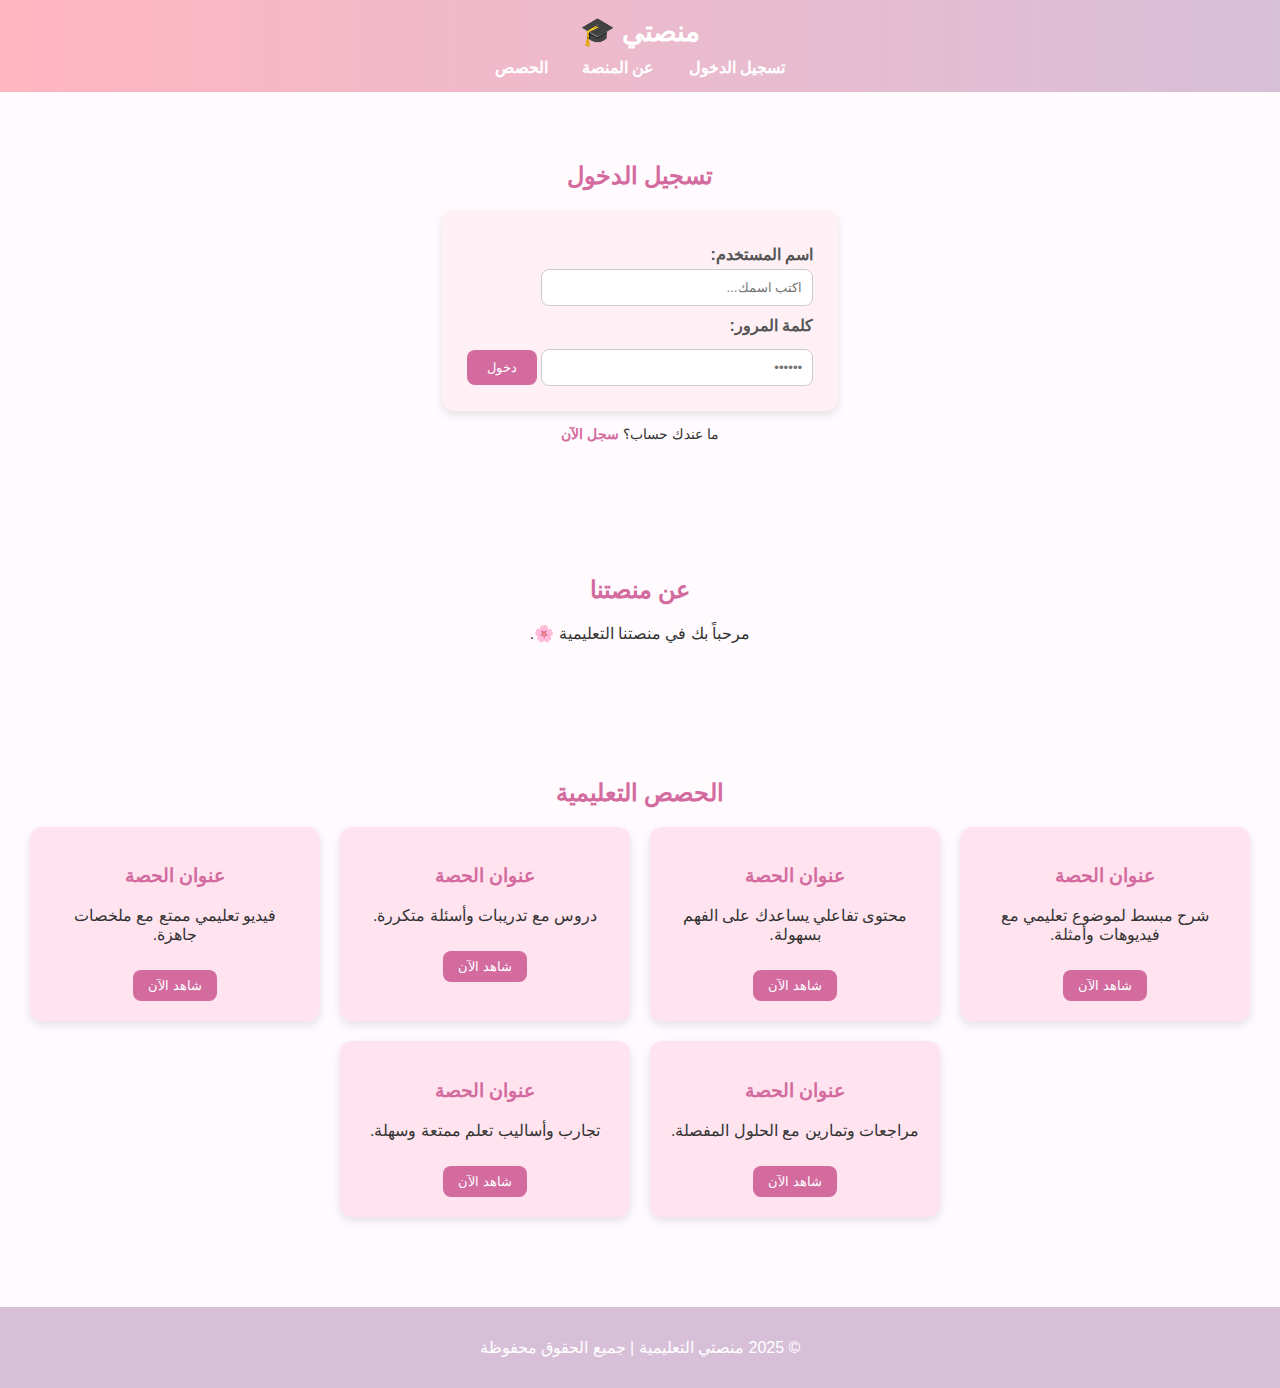
<file: index.html>
<!DOCTYPE html>
<html lang="ar" dir="rtl">
<head>
  <meta charset="UTF-8">
  <meta name="viewport" content="width=device-width, initial-scale=1.0">
  <title>منصتي التعليمية</title>
  <link rel="stylesheet" href="c.css">
</head>
<body>


  <header>
    <h1>منصتي  🎓</h1>
    <nav>
      <a href="#login">تسجيل الدخول</a>
      <a href="#about">عن المنصة</a>
      <a href="#courses">الحصص</a>
    </nav>
  </header>


  <section id="login" class="section login-section">
    <h2>تسجيل الدخول</h2>
    <form>
      <label>اسم المستخدم:</label>
      <input type="text" placeholder="اكتب اسمك...">

      <label>كلمة المرور:</label>
      <input type="password" placeholder="••••••">

      <button type="submit">دخول</button>
    </form>
    <p class="register-link">ما عندك حساب؟ <a href="#">سجل الآن</a></p>
  </section>

  
  <section id="about" class="section">
    <h2>عن منصتنا</h2>
    <p>
      مرحباً بك في منصتنا التعليمية 🌸.
    </p>
  </section>

 
  <section id="courses" class="section">
    <h2>الحصص التعليمية</h2>
    <div class="courses-container">
      <div class="course-card">
        <h3>عنوان الحصة</h3>
        <p>شرح مبسط لموضوع تعليمي مع فيديوهات وأمثلة.</p>
        <button>شاهد الآن</button>
      </div>
      <div class="course-card">
        <h3>عنوان الحصة</h3>
        <p>محتوى تفاعلي يساعدك على الفهم بسهولة.</p>
        <button>شاهد الآن</button>
      </div>
      <div class="course-card">
        <h3>عنوان الحصة</h3>
        <p>دروس مع تدريبات وأسئلة متكررة.</p>
        <button>شاهد الآن</button>
      </div>
      <div class="course-card">
        <h3>عنوان الحصة</h3>
        <p>فيديو تعليمي ممتع مع ملخصات جاهزة.</p>
        <button>شاهد الآن</button>
      </div>
      <div class="course-card">
        <h3>عنوان الحصة</h3>
        <p>مراجعات وتمارين مع الحلول المفصلة.</p>
        <button>شاهد الآن</button>
      </div>
      <div class="course-card">
        <h3>عنوان الحصة</h3>
        <p>تجارب وأساليب تعلم ممتعة وسهلة.</p>
        <button>شاهد الآن</button>
      </div>
    </div>
  </section>

 
  <footer>
    <p>© 2025 منصتي التعليمية | جميع الحقوق محفوظة</p>
  </footer>

</body>
</html>
</file>
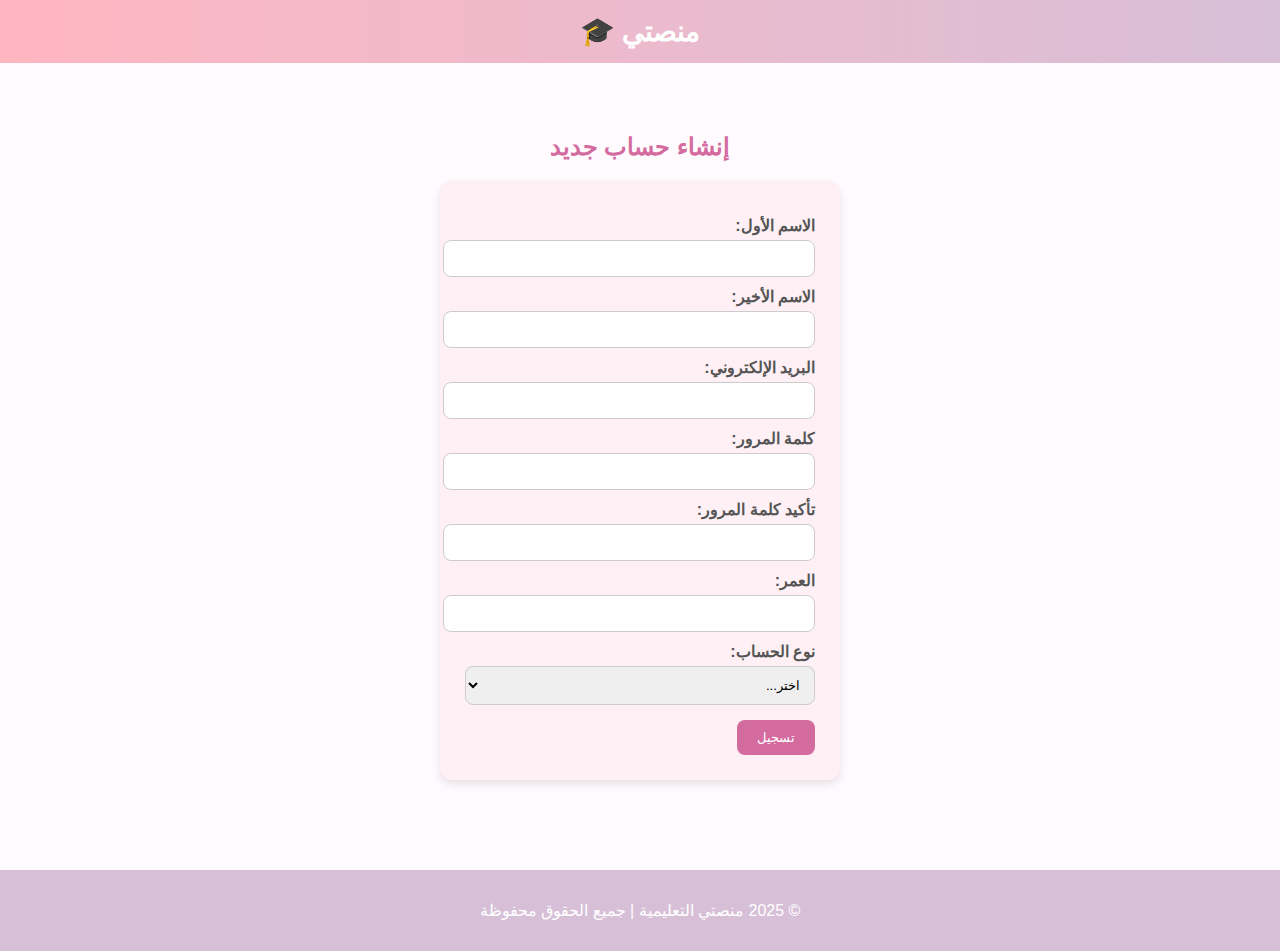
<file: register.html>
<!DOCTYPE html>
<html lang="ar" dir="rtl">
<head>
  <meta charset="UTF-8">
  <meta name="viewport" content="width=device-width, initial-scale=1.0">
  <title>إنشاء حساب</title>
  <link rel="stylesheet" href="c.css">
</head>
<body>

  <header>
    <h1>منصتي 🎓</h1>
  </header>

  <section class="register-section">
    <h2>إنشاء حساب جديد</h2>
    <form onsubmit="return validateRegisterForm()">
      <label>الاسم الأول:</label>
      <input type="text" id="fname" required>

      <label>الاسم الأخير:</label>
      <input type="text" id="lname" required>

      <label>البريد الإلكتروني:</label>
      <input type="email" id="email" required>

      <label>كلمة المرور:</label>
      <input type="password" id="password" required>

      <label>تأكيد كلمة المرور:</label>
      <input type="password" id="confirmPassword" required>

      <label>العمر:</label>
      <input type="number" id="age" min="5" required>

      <label>نوع الحساب:</label>
      <select id="role" required>
        <option value="">اختر...</option>
        <option value="student">طالب</option>
        <option value="teacher">أستاذ</option>
        <option value="parent">ولي أمر</option>
      </select>

      <button type="submit">تسجيل</button>
    </form>
  </section>

  <footer>
    <p>© 2025 منصتي التعليمية | جميع الحقوق محفوظة</p>
  </footer>

  <script>
    function validateRegisterForm() {
      let pass = document.getElementById("password").value;
      let confirmPass = document.getElementById("confirmPassword").value;

      if (pass !== confirmPass) {
        alert("⚠ كلمة المرور غير متطابقة!");
        return false;
      }
      return true;
    }
  </script>

</body>
</html>
</file>
<file: c.css>
/* ================== Body & Fonts ================== */
body {
  font-family: "Cairo", sans-serif;
  margin: 0;
  padding: 0;
  background-color: #fffafd;
  color: #333;
}

/* ================== Header ================== */
header {
  background: linear-gradient(90deg, #ffb6c1, #d8bfd8);
  padding: 15px;
  text-align: center;
  color: #fff;
}
header h1 {
  margin: 0;
  font-size: 28px;
}

/* ================== Navigation ================== */
nav {
  margin-top: 10px;
}
nav a {
  margin: 0 15px;
  text-decoration: none;
  color: #fff;
  font-weight: bold;
  transition: 0.3s;
}
nav a:hover {
  color: #ffe4e1;
}

/* ================== Sections ================== */
.section, .register-section {
  padding: 50px 20px;
  text-align: center;
}
.section h2, .register-section h2 {
  color: #d36b9f;
  margin-bottom: 20px;
  font-size: 24px;
}

/* ================== Login Section ================== */
.login-section form {
  display: inline-block;
  background: #fff0f5;
  padding: 25px;
  border-radius: 12px;
  box-shadow: 0px 4px 8px rgba(0,0,0,0.1);
  text-align: right;
}
.login-section label {
  display: block;
  margin-top: 10px;
  color: #555;
  font-weight: bold;
}
.login-section input {
  width: 250px;
  padding: 10px;
  margin-top: 5px;
  border: 1px solid #ccc;
  border-radius: 8px;
}
.login-section button {
  margin-top: 15px;
  background: #d36b9f;
  color: white;
  border: none;
  padding: 10px 20px;
  border-radius: 8px;
  cursor: pointer;
  transition: 0.3s;
}
.login-section button:hover {
  background: #b94c83;
}
.register-link {
  margin-top: 15px;
  font-size: 14px;
}
.register-link a {
  color: #d36b9f;
  text-decoration: none;
  font-weight: bold;
}
.register-link a:hover {
  text-decoration: underline;
}

/* ================== Courses ================== */
.courses-container {
  display: flex;
  justify-content: center;
  gap: 20px;
  flex-wrap: wrap;
}
.course-card {
  background: #ffe4f0;
  padding: 20px;
  width: 250px;
  border-radius: 12px;
  box-shadow: 0 4px 10px rgba(0,0,0,0.1);
  transition: 0.3s;
}
.course-card h3 {
  color: #d36b9f;
}
.course-card button {
  margin-top: 10px;
  background: #d36b9f;
  color: #fff;
  border: none;
  padding: 8px 15px;
  border-radius: 8px;
  cursor: pointer;
  transition: 0.3s;
}
.course-card:hover {
  transform: translateY(-5px);
  background: #ffd6eb;
}

/* ================== Register Section ================== */
.register-section form {
  display: inline-block;
  background: #fff0f5;
  padding: 25px;
  border-radius: 12px;
  box-shadow: 0px 4px 8px rgba(0,0,0,0.1);
  text-align: right;
  width: 350px;
}
.register-section label {
  display: block;
  margin-top: 10px;
  color: #555;
  font-weight: bold;
}
.register-section input,
.register-section select {
  width: 100%;
  padding: 10px;
  margin-top: 5px;
  border: 1px solid #ccc;
  border-radius: 8px;
}
.register-section button {
  margin-top: 15px;
  background: #d36b9f;
  color: white;
  border: none;
  padding: 10px 20px;
  border-radius: 8px;
  cursor: pointer;
  transition: 0.3s;
}
.register-section button:hover {
  background: #b94c83;
}

/* ================== Footer ================== */
footer {
  background: #d8bfd8;
  color: #fff;
  text-align: center;
  padding: 15px;
  margin-top: 40px;
}


@media (max-width: 768px) {
  header h1 {
    font-size: 20px;
  }
  nav a {
    margin: 0 6px;
    font-size: 13px;
  }
  .section, .register-section {
    padding: 25px 8px;
  }
  .section h2, .register-section h2 {
    font-size: 18px;
  }
  .login-section form,
  .register-section form {
    width: 95%;
    padding: 15px;
  }
  .login-section input {
    width: 100%;
  }
  .courses-container {
    flex-direction: column;
    align-items: center;
  }
  .course-card {
    width: 95%;
  }
}


@media (max-width: 1024px) and (min-width: 769px) {
  header h1 {
    font-size: 24px;
  }
  nav a {
    margin: 0 10px;
    font-size: 15px;
  }
  .section, .register-section {
    padding: 40px 15px;
  }
  .section h2, .register-section h2 {
    font-size: 22px;
  }
  .login-section form,
  .register-section form {
    width: 80%;
    padding: 20px;
  }
  .login-section input {
    width: 90%;
  }
  .courses-container {
    flex-wrap: wrap;
    justify-content: center;
  }
  .course-card {
    width: 45%;
  }
}
</file>
